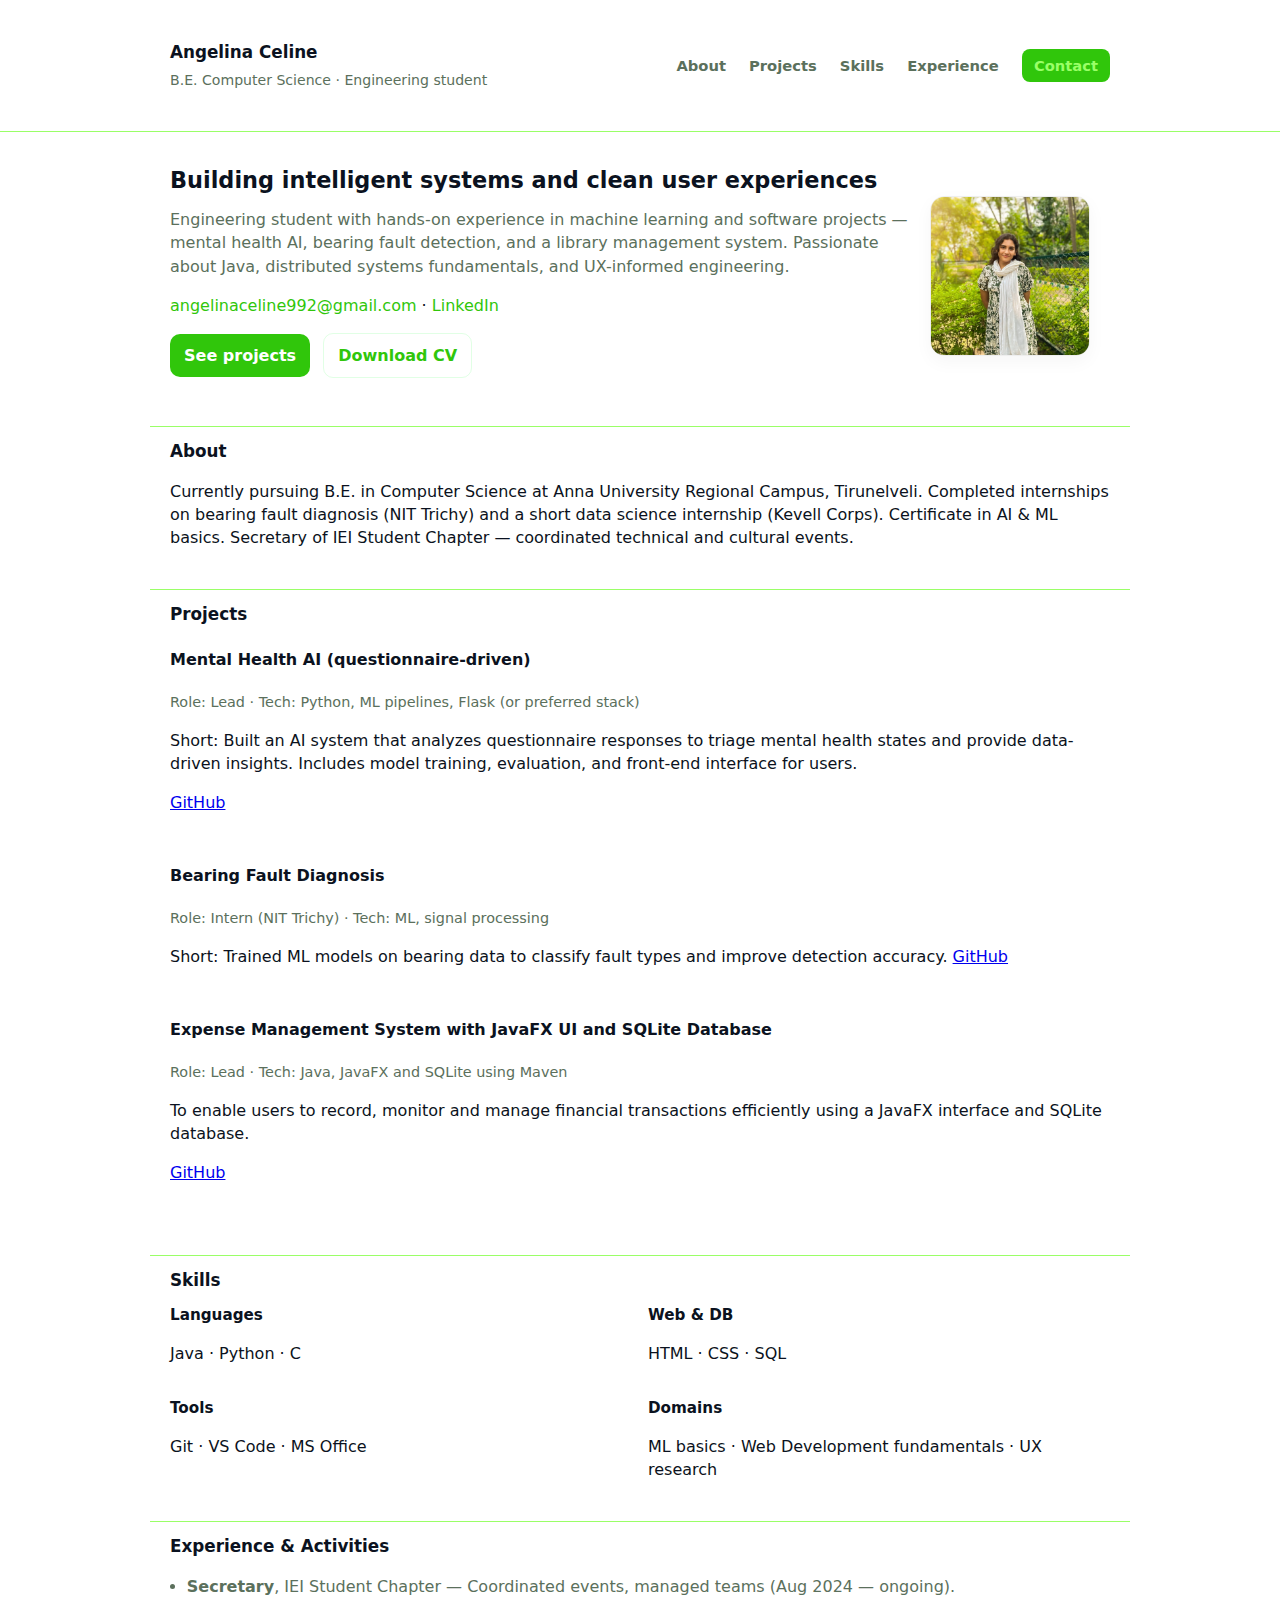
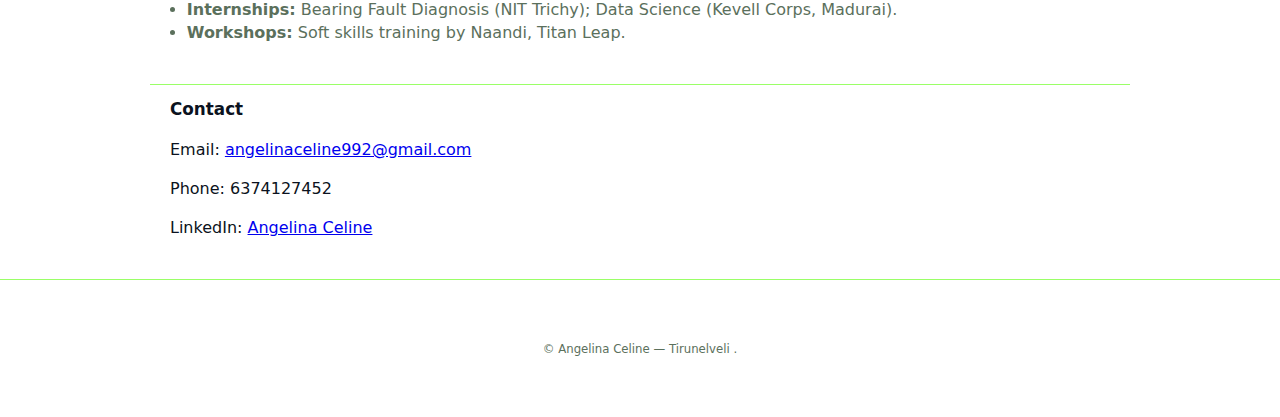
<file: index.html>
<!doctype html>
<html lang="en">
<head>
  <meta charset="utf-8" />
  <meta name="viewport" content="width=device-width,initial-scale=1" />
  <title>Angelina Celine — Portfolio</title>
  <meta name="description" content="Angelina Celine — Engineering student. Projects: Mental Health AI, Library Management System, Bearing Fault Classification.">
  <link rel="stylesheet" href="styles.css">
</head>
<body>
  <header class="site-header">
    <div class="container header-inner">
      <div class="brand">
        <h1>Angelina Celine</h1>
        <p class="muted">B.E. Computer Science · Engineering student</p>
      </div>
      <nav class="nav">
        <a href="#about">About</a>
        <a href="#projects">Projects</a>
        <a href="#skills">Skills</a>
        <a href="#experience">Experience</a>
        <a href="#contact" class="cta">Contact</a>
      </nav>
    </div>
  </header>

  <main>
    <!-- Hero -->
    <section id="hero" class="hero container">
      <div class="hero-left">
        <h2>Building intelligent systems and clean user experiences</h2>
        <p class="lead">
          Engineering student with hands-on experience in machine learning and software projects — mental health AI, bearing fault detection, and a library management system. Passionate about Java, distributed systems fundamentals, and UX-informed engineering.
        </p>
        <p class="meta">
          <a href="mailto:angelinaceline992@gmail.com">angelinaceline992@gmail.com</a> · <a href="https://www.linkedin.com/in/angelina-celine-226138274" target="_blank" rel="noopener">LinkedIn</a>
        </p>
        <p class="actions">
          <a href="#projects" class="btn">See projects</a>
          <a href="RESUME.pdf" class="btn subtle" download>Download CV</a>
        </p>
      </div>

      <div class="hero-right">
        <!-- Simple avatar box — swap with an actual image if you want -->
        <img src="me.jpeg" alt="Angelina Celine" class="avatar" />
      </div>
    </section>

    <!-- About -->
    <section id="about" class="container section">
      <h3>About</h3>
      <p>
        Currently pursuing B.E. in Computer Science at Anna University Regional Campus, Tirunelveli. Completed internships on bearing fault diagnosis (NIT Trichy) and a short data science internship (Kevell Corps). Certificate in AI & ML basics. Secretary of IEI Student Chapter — coordinated technical and cultural events. 
      </p>
    </section>

    <!-- Projects -->
    <section id="projects" class="container section">
      <h3>Projects</h3>

      <article class="project">
        <h4>Mental Health AI (questionnaire-driven)</h4>
        <p class="proj-meta">Role: Lead · Tech: Python, ML pipelines, Flask (or preferred stack)</p>
        <p>Short: Built an AI system that analyzes questionnaire responses to triage mental health states and provide data-driven insights. Includes model training, evaluation, and front-end interface for users.</p>
        <p class="links">
          <a href="https://github.com/angieceline/mental-health-ai" target="_blank" rel="noopener">GitHub</a>
        </p>
      </article>

      <article class="project">
        <h4>Bearing Fault Diagnosis</h4>
        <p class="proj-meta">Role: Intern (NIT Trichy) · Tech: ML, signal processing</p>
        <p>Short: Trained ML models on bearing data to classify fault types and improve detection accuracy.
            <a href="https://github.com/angieceline/Bearing-Fault-Diagnosis" target="_blank" rel="noopener">GitHub</a>
        </p>
      </article>

      <article class="project">
        <h4>Expense Management System with JavaFX UI and SQLite Database</h4>
        <p class="proj-meta">Role: Lead · Tech: Java, JavaFX and SQLite using Maven</p>
        <p>To enable users to record, monitor and manage financial transactions efficiently using a JavaFX interface and SQLite database.</p>
        <p class="links">
          <a href="https://github.com/angieceline/expense-tracker-java" target="_blank" rel="noopener">GitHub</a>
        </p>
      </article>
    </section>

    <!-- Skills -->
    <section id="skills" class="container section">
      <h3>Skills</h3>
      <div class="skill-grid">
        <div>
          <h5>Languages</h5>
          <p>Java · Python · C</p>
        </div>
        <div>
          <h5>Web & DB</h5>
          <p>HTML · CSS · SQL</p>
        </div>
        <div>
          <h5>Tools</h5>
          <p>Git · VS Code · MS Office</p>
        </div>
        <div>
          <h5>Domains</h5>
          <p>ML basics · Web Development fundamentals · UX research</p>
        </div>
      </div>
    </section>

    <!-- Experience / Roles -->
    <section id="experience" class="container section">
      <h3>Experience & Activities</h3>
      <ul>
        <li><strong>Secretary</strong>, IEI Student Chapter — Coordinated events, managed teams (Aug 2024 — ongoing).</li>
        <li><strong>Internships:</strong> Bearing Fault Diagnosis (NIT Trichy); Data Science (Kevell Corps, Madurai).</li>
        <li><strong>Workshops:</strong> Soft skills training by Naandi, Titan Leap.</li>
      </ul>
    </section>

    <!-- Contact -->
    <section id="contact" class="container section contact">
      <h3>Contact</h3>
      <p>Email: <a href="mailto:angelinaceline992@gmail.com">angelinaceline992@gmail.com</a></p>
      <p>Phone: 6374127452</p>
      <p>LinkedIn: <a href="https://www.linkedin.com/in/angelina-celine-226138274" target="_blank" rel="noopener">Angelina Celine</a></p>
    </section>
  </main>

  <footer class="site-footer">
    <div class="container">
      <small>© Angelina Celine — Tirunelveli .</small>
    </div>
  </footer>

  <script>
    // Smooth scroll for internal links
    document.querySelectorAll('a[href^="#"]').forEach(a=>{
      a.addEventListener('click', e=>{
        e.preventDefault();
        const target = document.querySelector(a.getAttribute('href'));
        if(target) target.scrollIntoView({behavior:'smooth', block:'start'});
      });
    });
  </script>
</body>
</html>
</file>
<file: styles.css>
:root{
  --bg:#ffffff;
  --text:#0b1220;
  --muted:#5b705c;
  --accent:#30c60b;
  --maxw:980px;
  --radius:12px;
  --gap:20px;
  font-synthesis: none;
  -webkit-font-smoothing:antialiased;
  -moz-osx-font-smoothing:grayscale;
}

*{box-sizing:border-box}
html,body{height:100%}
body{
  margin:0;
  font-family: Inter, ui-sans-serif, system-ui, -apple-system, "Segoe UI", Roboto, "Helvetica Neue", Arial;
  color:var(--text);
  background:var(--bg);
  line-height:1.45;
  -webkit-font-feature-settings:"ss01" on;
}

.container{max-width:var(--maxw);margin:0 auto;padding:40px 20px}
.site-header{border-bottom:1px solid #9aff67;position:sticky;top:0;background:var(--bg);z-index:10}
.header-inner{display:flex;justify-content:space-between;align-items:center}
.brand h1{font-size:1.05rem;margin:0}
.muted{color:var(--muted);font-size:.88rem;margin:6px 0 0}

.nav a{margin-left:18px;text-decoration:none;color:var(--muted);font-weight:600;font-size:.92rem}
.nav a.cta{background:var(--accent);color:#9aff67;padding:8px 12px;border-radius:8px;text-decoration:none}
.nav a:hover{opacity:.88}

.hero{display:grid;grid-template-columns:1fr 180px;gap:var(--gap);align-items:center;padding-top:32px;padding-bottom:32px}
.hero-left h2{margin:0 0 12px;font-size:1.4rem}
.lead{color:var(--muted);margin:0 0 12px}
.meta a{color:var(--accent);text-decoration:none}
.btn{display:inline-block;padding:10px 14px;border-radius:10px;text-decoration:none;border:none;background:var(--accent);color:#fff;font-weight:600;margin-right:8px}
.btn.subtle{background:transparent;color:var(--accent);border:1px solid rgba(11, 255, 44, 0.12)}

.avatar{width:160px;height:160px;object-fit:cover;border-radius:14px;border:1px solid #eee;box-shadow:0 6px 18px rgba(11,20,30,.04)}

.section{padding-top:12px;padding-bottom:24px;border-top:1px solid #9aff67}
.section h3{margin:0 0 12px;font-size:1.05rem}
.project{margin-bottom:18px;padding-bottom:12px}
.proj-meta{color:var(--muted);font-size:.9rem;margin:6px 0}

.skill-grid{display:grid;grid-template-columns:repeat(2,1fr);gap:16px}
.skill-grid h5{margin:0 0 6px;font-size:.95rem}
ul{padding-left:1.05rem;color:var(--muted)}

.site-footer{border-top:1px solid #9aff67;padding:18px 0;color:var(--muted);font-size:.88rem;text-align:center}

@media (max-width:760px){
  .hero{grid-template-columns:1fr;gap:18px}
  .nav{display:none}
  .skill-grid{grid-template-columns:1fr}
  .avatar{width:120px;height:120px;margin:0 auto;display:block}
  .header-inner{padding:12px 0}
}
</file>
